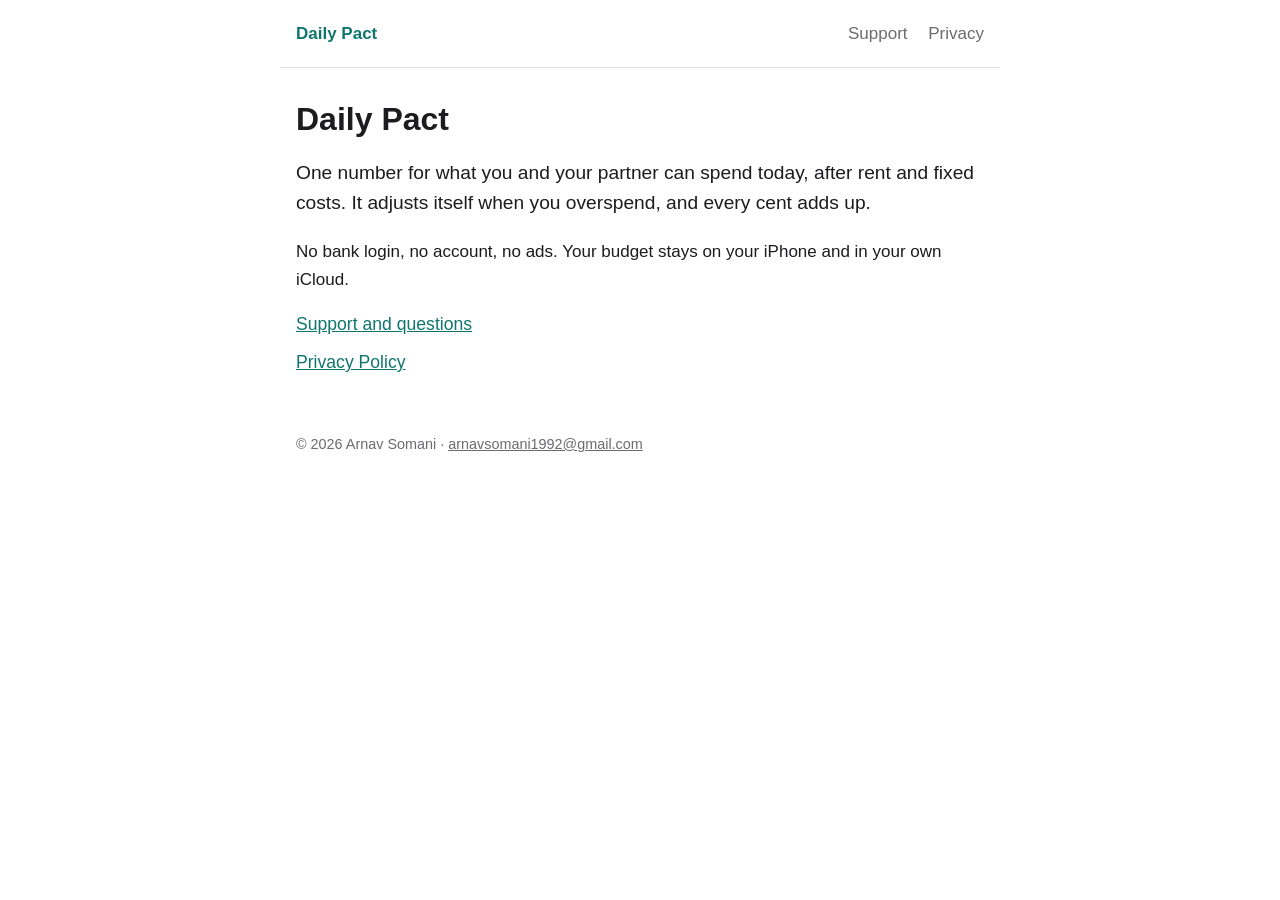
<file: index.html>
<!doctype html>
<html lang="en">
<head>
<meta charset="utf-8">
<meta name="viewport" content="width=device-width, initial-scale=1">
<title>Daily Pact</title>
<meta name="description" content="One shared number for what you can spend today, after rent and fixed costs.">
<link rel="stylesheet" href="style.css">
</head>
<body>
<header>
  <span class="brand">Daily Pact</span>
  <nav><a href="support.html">Support</a> <a href="privacy-policy.html">Privacy</a></nav>
</header>
<main>
<h1>Daily Pact</h1>
<p class="lead">One number for what you and your partner can spend today, after rent and fixed costs. It adjusts itself when you overspend, and every cent adds up.</p>
<p>No bank login, no account, no ads. Your budget stays on your iPhone and in your own iCloud.</p>
<ul class="links">
  <li><a href="support.html">Support and questions</a></li>
  <li><a href="privacy-policy.html">Privacy Policy</a></li>
</ul>
</main>
<footer>© 2026 Arnav Somani · <a href="mailto:arnavsomani1992@gmail.com">arnavsomani1992@gmail.com</a></footer>
</body>
</html>
</file>
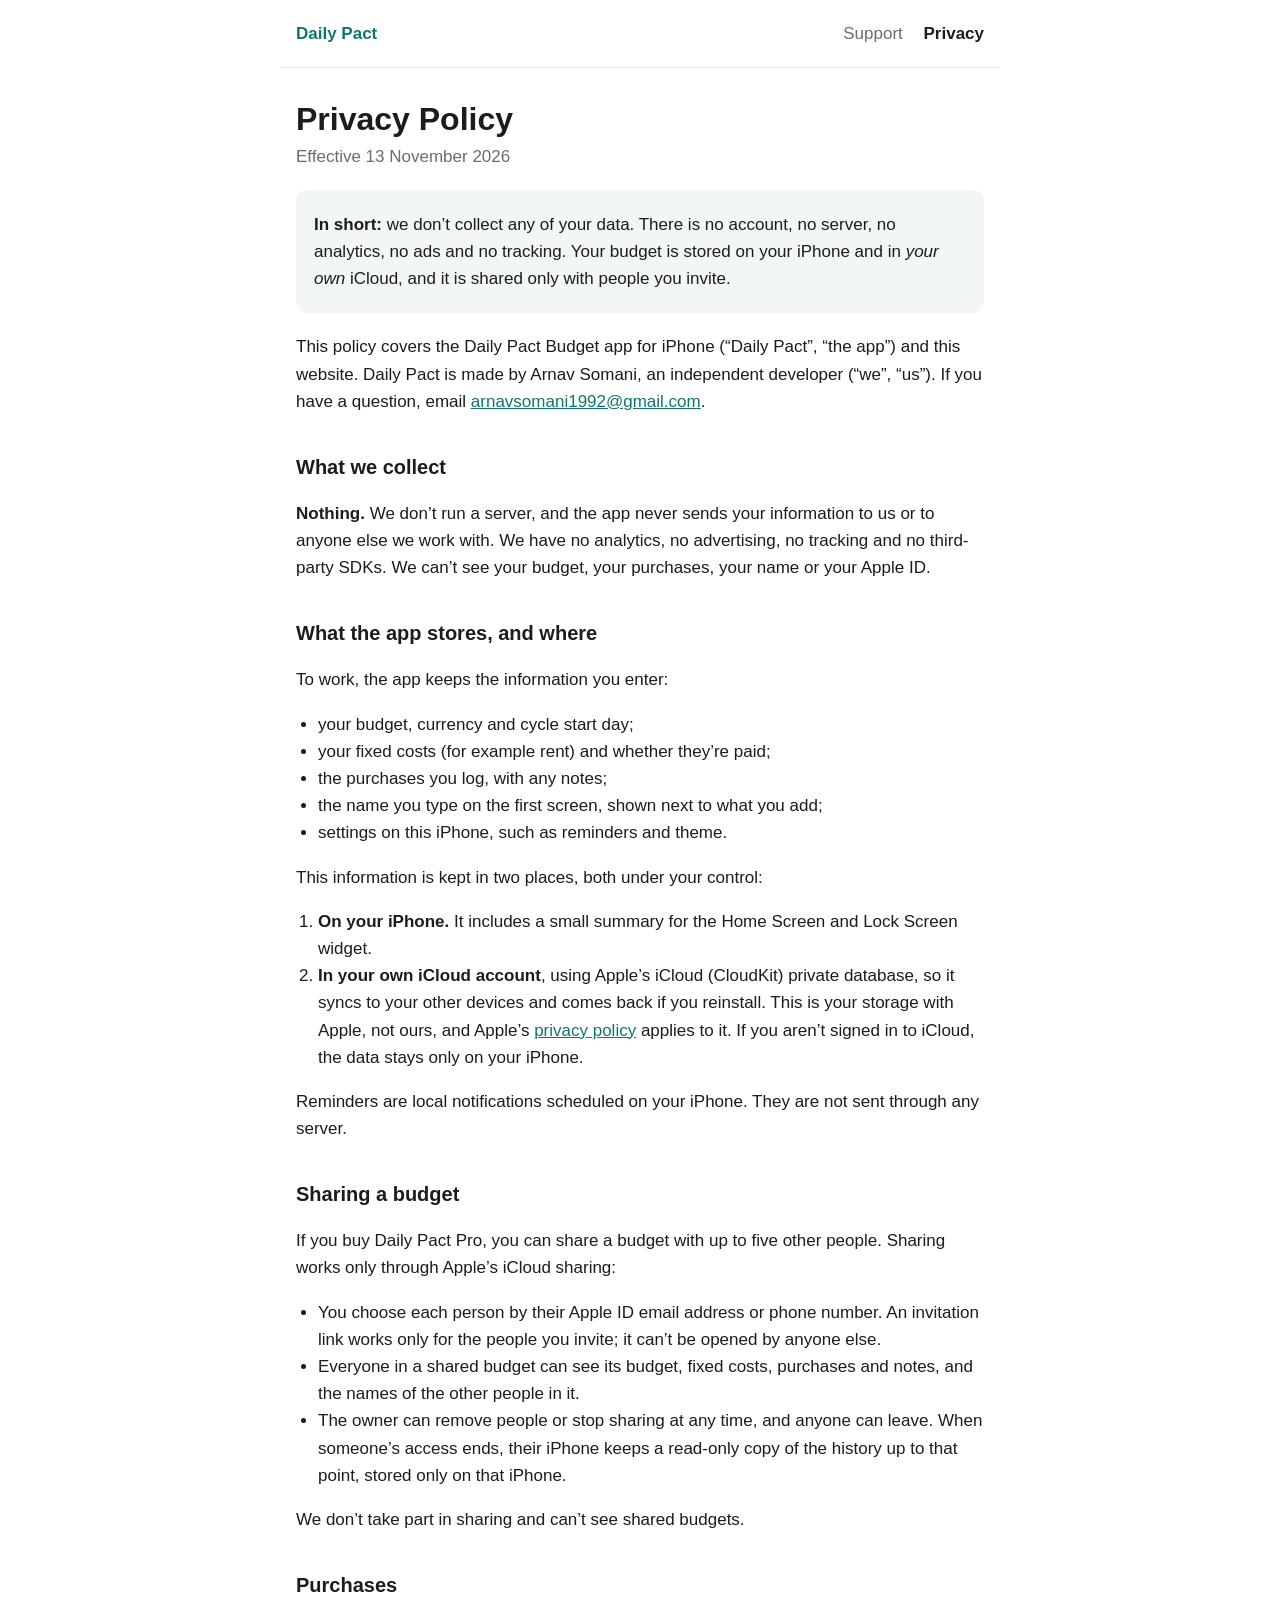
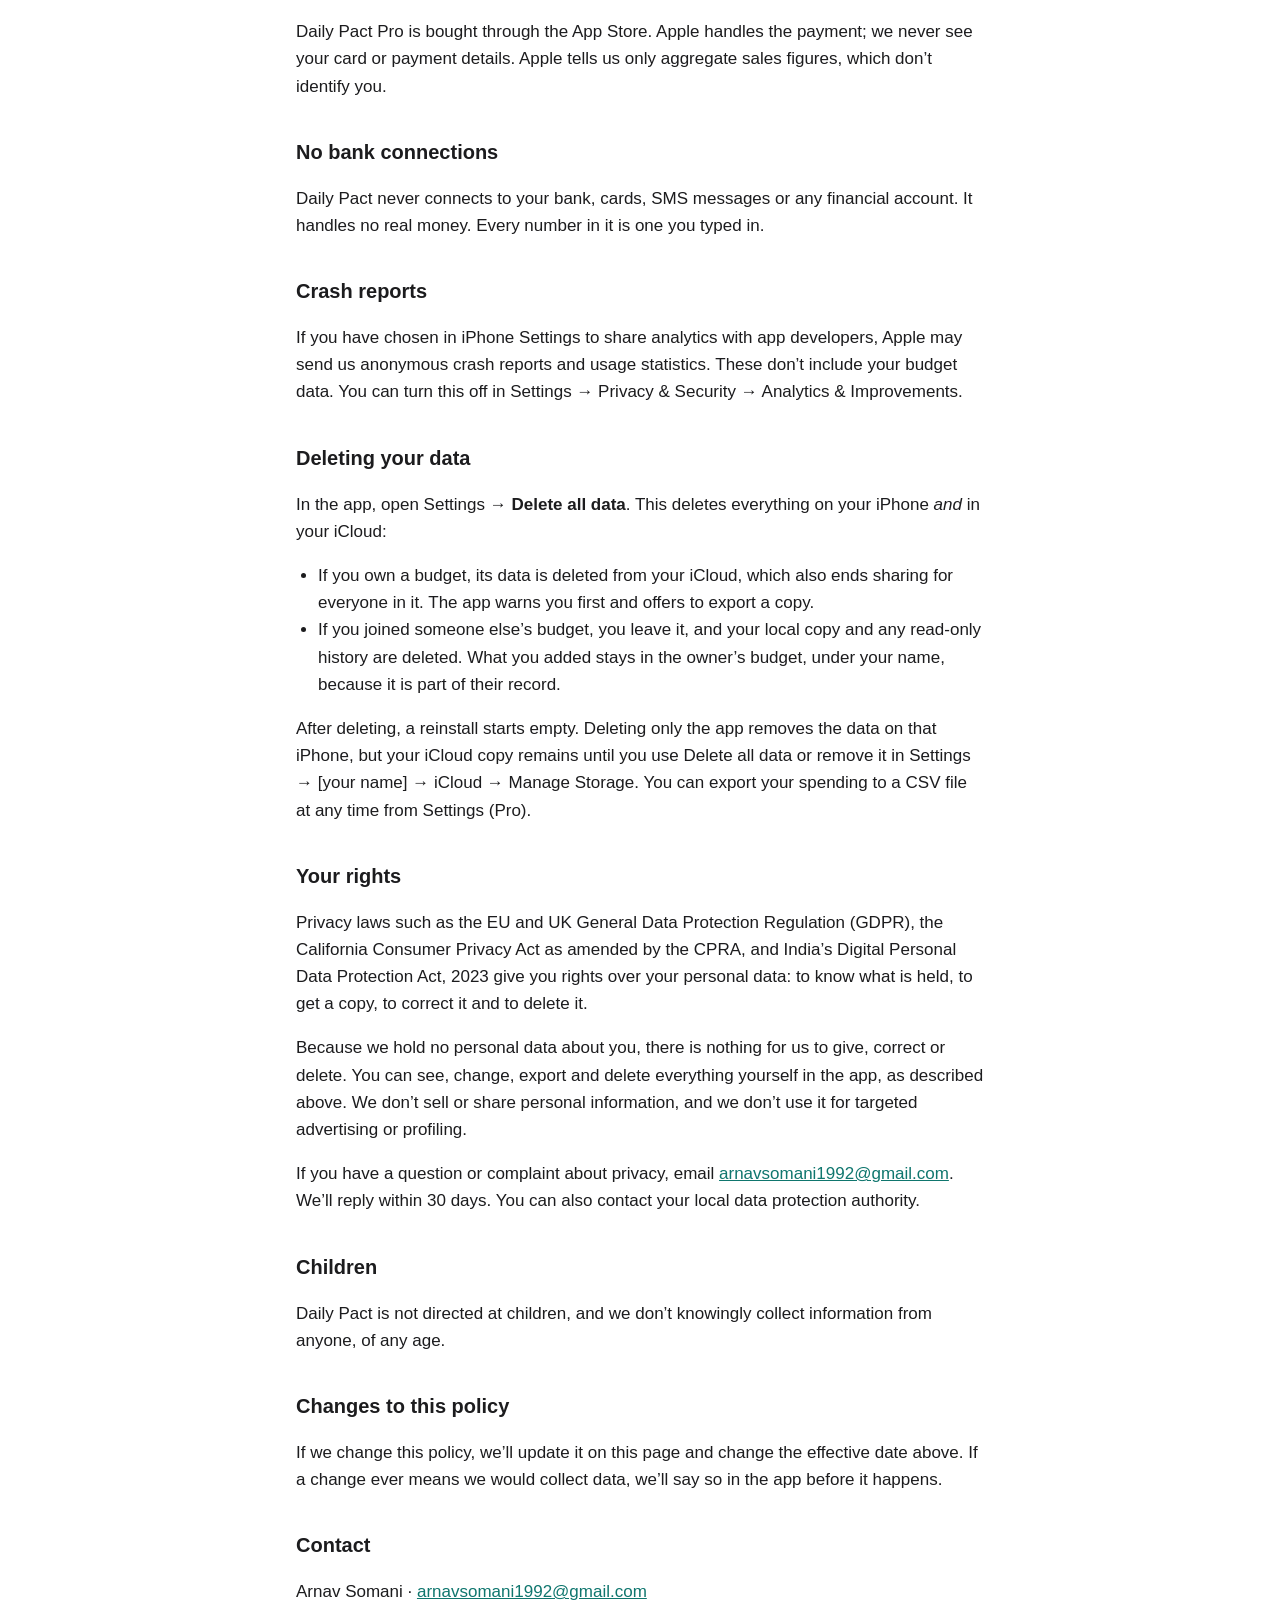
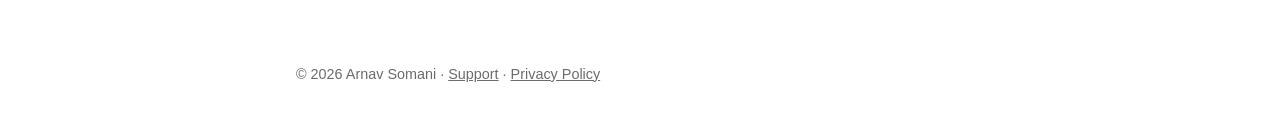
<file: privacy-policy.html>
<!doctype html>
<html lang="en">
<head>
<meta charset="utf-8">
<meta name="viewport" content="width=device-width, initial-scale=1">
<title>Privacy Policy – Daily Pact</title>
<meta name="description" content="Daily Pact collects no data. Your budget stays on your iPhone and in your own iCloud.">
<link rel="stylesheet" href="style.css">
</head>
<body>
<header>
  <a class="brand" href="index.html">Daily Pact</a>
  <nav><a href="support.html">Support</a> <a href="privacy-policy.html" aria-current="page">Privacy</a></nav>
</header>
<main>
<h1>Privacy Policy</h1>
<p class="meta">Effective 13 November 2026</p>

<div class="summary">
  <p><strong>In short:</strong> we don’t collect any of your data. There is no account, no server, no analytics, no ads and no tracking. Your budget is stored on your iPhone and in <em>your own</em> iCloud, and it is shared only with people you invite.</p>
</div>

<p>This policy covers the Daily Pact Budget app for iPhone (“Daily Pact”, “the app”) and this website. Daily Pact is made by Arnav Somani, an independent developer (“we”, “us”). If you have a question, email <a href="mailto:arnavsomani1992@gmail.com">arnavsomani1992@gmail.com</a>.</p>

<h2>What we collect</h2>
<p><strong>Nothing.</strong> We don’t run a server, and the app never sends your information to us or to anyone else we work with. We have no analytics, no advertising, no tracking and no third-party SDKs. We can’t see your budget, your purchases, your name or your Apple ID.</p>

<h2>What the app stores, and where</h2>
<p>To work, the app keeps the information you enter:</p>
<ul>
  <li>your budget, currency and cycle start day;</li>
  <li>your fixed costs (for example rent) and whether they’re paid;</li>
  <li>the purchases you log, with any notes;</li>
  <li>the name you type on the first screen, shown next to what you add;</li>
  <li>settings on this iPhone, such as reminders and theme.</li>
</ul>
<p>This information is kept in two places, both under your control:</p>
<ol>
  <li><strong>On your iPhone.</strong> It includes a small summary for the Home Screen and Lock Screen widget.</li>
  <li><strong>In your own iCloud account</strong>, using Apple’s iCloud (CloudKit) private database, so it syncs to your other devices and comes back if you reinstall. This is your storage with Apple, not ours, and Apple’s <a href="https://www.apple.com/legal/privacy/">privacy policy</a> applies to it. If you aren’t signed in to iCloud, the data stays only on your iPhone.</li>
</ol>
<p>Reminders are local notifications scheduled on your iPhone. They are not sent through any server.</p>

<h2>Sharing a budget</h2>
<p>If you buy Daily Pact Pro, you can share a budget with up to five other people. Sharing works only through Apple’s iCloud sharing:</p>
<ul>
  <li>You choose each person by their Apple ID email address or phone number. An invitation link works only for the people you invite; it can’t be opened by anyone else.</li>
  <li>Everyone in a shared budget can see its budget, fixed costs, purchases and notes, and the names of the other people in it.</li>
  <li>The owner can remove people or stop sharing at any time, and anyone can leave. When someone’s access ends, their iPhone keeps a read-only copy of the history up to that point, stored only on that iPhone.</li>
</ul>
<p>We don’t take part in sharing and can’t see shared budgets.</p>

<h2>Purchases</h2>
<p>Daily Pact Pro is bought through the App Store. Apple handles the payment; we never see your card or payment details. Apple tells us only aggregate sales figures, which don’t identify you.</p>

<h2>No bank connections</h2>
<p>Daily Pact never connects to your bank, cards, SMS messages or any financial account. It handles no real money. Every number in it is one you typed in.</p>

<h2>Crash reports</h2>
<p>If you have chosen in iPhone Settings to share analytics with app developers, Apple may send us anonymous crash reports and usage statistics. These don’t include your budget data. You can turn this off in Settings → Privacy &amp; Security → Analytics &amp; Improvements.</p>

<h2>Deleting your data</h2>
<p>In the app, open Settings → <strong>Delete all data</strong>. This deletes everything on your iPhone <em>and</em> in your iCloud:</p>
<ul>
  <li>If you own a budget, its data is deleted from your iCloud, which also ends sharing for everyone in it. The app warns you first and offers to export a copy.</li>
  <li>If you joined someone else’s budget, you leave it, and your local copy and any read-only history are deleted. What you added stays in the owner’s budget, under your name, because it is part of their record.</li>
</ul>
<p>After deleting, a reinstall starts empty. Deleting only the app removes the data on that iPhone, but your iCloud copy remains until you use Delete all data or remove it in Settings → [your name] → iCloud → Manage Storage. You can export your spending to a CSV file at any time from Settings (Pro).</p>

<h2>Your rights</h2>
<p>Privacy laws such as the EU and UK General Data Protection Regulation (GDPR), the California Consumer Privacy Act as amended by the CPRA, and India’s Digital Personal Data Protection Act, 2023 give you rights over your personal data: to know what is held, to get a copy, to correct it and to delete it.</p>
<p>Because we hold no personal data about you, there is nothing for us to give, correct or delete. You can see, change, export and delete everything yourself in the app, as described above. We don’t sell or share personal information, and we don’t use it for targeted advertising or profiling.</p>
<p>If you have a question or complaint about privacy, email <a href="mailto:arnavsomani1992@gmail.com">arnavsomani1992@gmail.com</a>. We’ll reply within 30 days. You can also contact your local data protection authority.</p>

<h2>Children</h2>
<p>Daily Pact is not directed at children, and we don’t knowingly collect information from anyone, of any age.</p>

<h2>Changes to this policy</h2>
<p>If we change this policy, we’ll update it on this page and change the effective date above. If a change ever means we would collect data, we’ll say so in the app before it happens.</p>

<h2>Contact</h2>
<p>Arnav Somani · <a href="mailto:arnavsomani1992@gmail.com">arnavsomani1992@gmail.com</a></p>
</main>
<footer>© 2026 Arnav Somani · <a href="support.html">Support</a> · <a href="privacy-policy.html">Privacy Policy</a></footer>
</body>
</html>
</file>
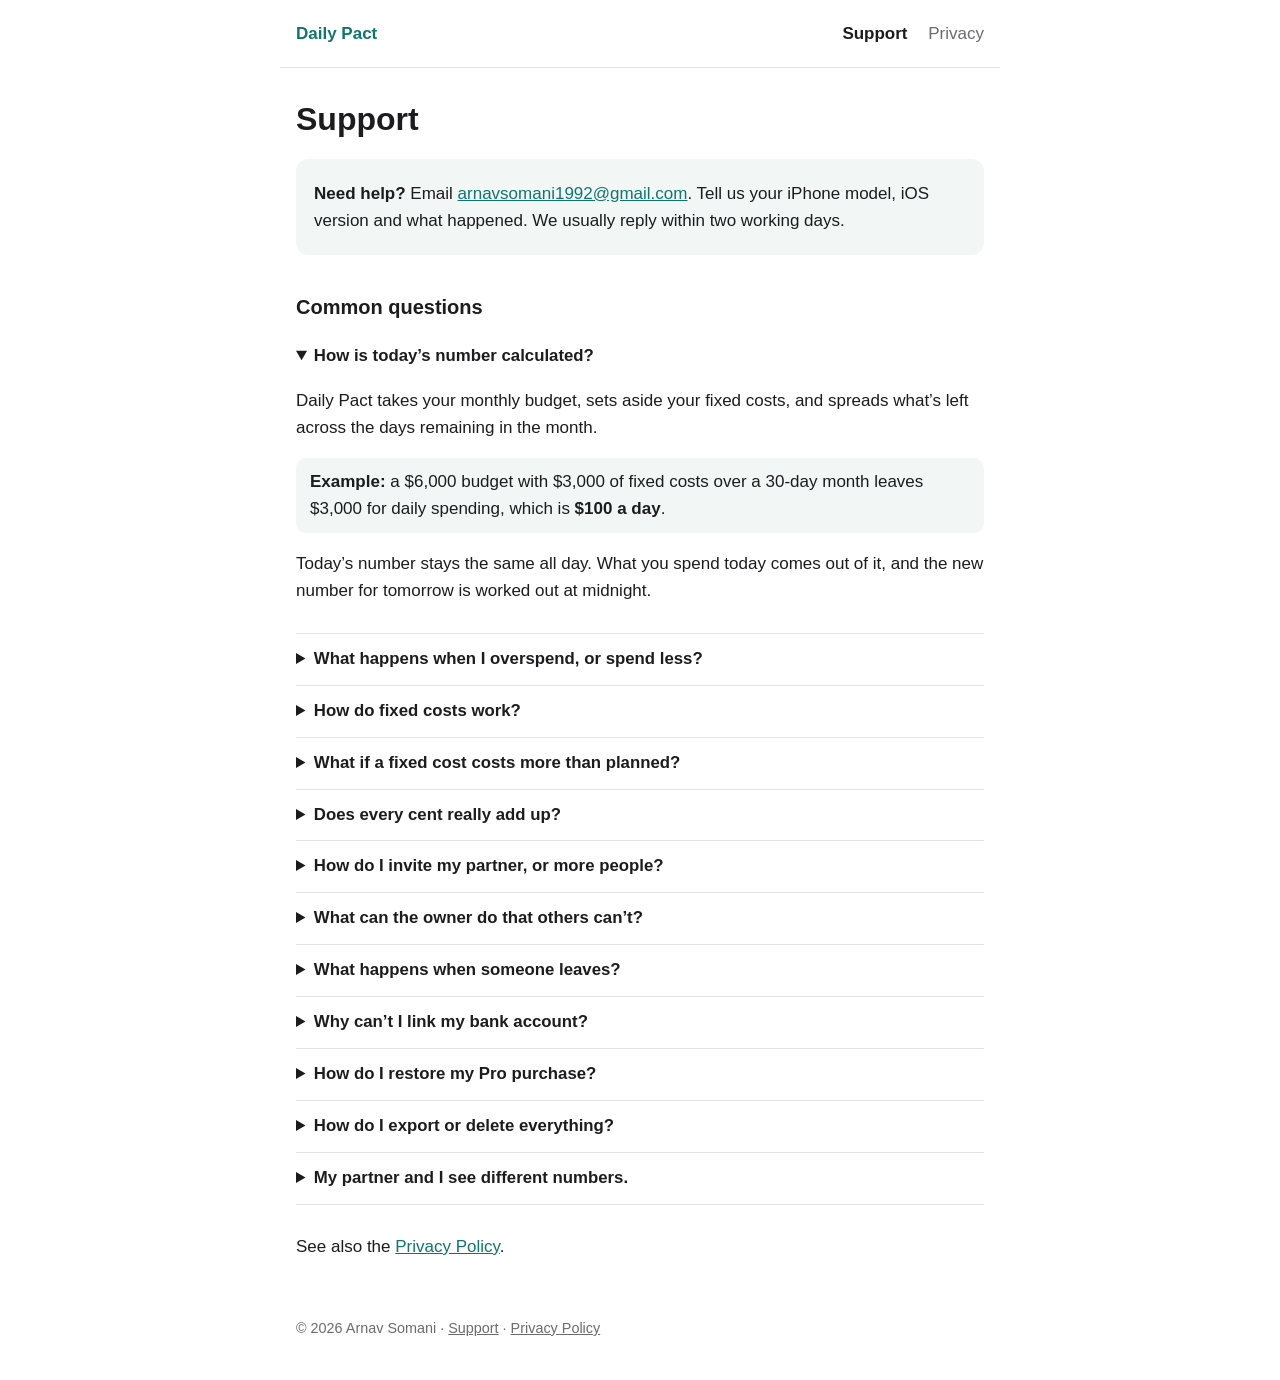
<file: support.html>
<!doctype html>
<html lang="en">
<head>
<meta charset="utf-8">
<meta name="viewport" content="width=device-width, initial-scale=1">
<title>Support – Daily Pact</title>
<meta name="description" content="Help with Daily Pact: how today's number works, fixed costs, sharing, purchases, export and deleting data.">
<link rel="stylesheet" href="style.css">
</head>
<body>
<header>
  <a class="brand" href="index.html">Daily Pact</a>
  <nav><a href="support.html" aria-current="page">Support</a> <a href="privacy-policy.html">Privacy</a></nav>
</header>
<main>
<h1>Support</h1>

<div class="summary">
  <p><strong>Need help?</strong> Email <a href="mailto:arnavsomani1992@gmail.com">arnavsomani1992@gmail.com</a>. Tell us your iPhone model, iOS version and what happened. We usually reply within two working days.</p>
</div>

<h2>Common questions</h2>

<details open>
<summary>How is today’s number calculated?</summary>
<p>Daily Pact takes your monthly budget, sets aside your fixed costs, and spreads what’s left across the days remaining in the month.</p>
<p class="example"><strong>Example:</strong> a $6,000 budget with $3,000 of fixed costs over a 30-day month leaves $3,000 for daily spending, which is <strong>$100 a day</strong>.</p>
<p>Today’s number stays the same all day. What you spend today comes out of it, and the new number for tomorrow is worked out at midnight.</p>
</details>

<details>
<summary>What happens when I overspend, or spend less?</summary>
<p>The difference spreads over the rest of the month automatically. In the example above, spending $160 on day 1 leaves $2,840 for 29 days, so each remaining day becomes <strong>$97.93</strong>. Spending only $40 leaves $2,960, so each day becomes <strong>$102.06</strong>.</p>
<p>If the money for daily spending runs out, today’s number shows 0 and the app tells you plainly how far over you are. It never shows a negative number. A new month starts fresh: leftovers and overspending don’t carry over.</p>
</details>

<details>
<summary>How do fixed costs work?</summary>
<p>Fixed costs are things you pay every month, such as rent, a cleaner or a phone plan. Their planned amounts are set aside before your daily number is worked out. Each month starts with every fixed cost Unpaid. You can:</p>
<ul>
  <li><strong>Mark paid:</strong> one tap pays the planned amount today. You can also enter a different amount or date.</li>
  <li><strong>Add part payment:</strong> record one installment at a time, for example “$1,500 of $2,500 paid”.</li>
  <li><strong>Skip this month:</strong> the planned amount goes back into daily spending for this month only.</li>
</ul>
<p>For a reminder at 9 am on the due date, turn on due-day reminders in Settings. Each fixed cost then has its own “Remind me on the due day” switch.</p>
</details>

<details>
<summary>What if a fixed cost costs more than planned?</summary>
<p>Enter the amount you actually paid. The extra is taken from daily spending and shared across the remaining days. For example, if the cleaner’s planned $400 is paid as $450, the extra $50 lowers each remaining day a little. If it costs less, the difference goes back into daily spending.</p>
</details>

<details>
<summary>Does every cent really add up?</summary>
<p>Yes. Each day’s number is rounded down to the cent (or your currency’s smallest unit), so the app never promises money that isn’t there, and the last day of the month gets exactly what’s left. “Where the money went”, on the home screen, shows a breakdown that always balances exactly.</p>
</details>

<details>
<summary>How do I invite my partner, or more people?</summary>
<p>Sharing is part of Daily Pact Pro. Only the person who bought Pro needs it: everyone they invite shares the budget for free.</p>
<ol>
  <li>Open Settings → Sharing → <strong>Invite partner</strong>.</li>
  <li>Choose how to send the invitation and pick the person by their Apple ID email or phone number.</li>
  <li>They open the link on their iPhone, with Daily Pact installed, and tap Join.</li>
</ol>
<p>A budget can be shared with up to 6 people, including you: a partner, family or roommates. Everyone needs to be signed in to iCloud. If someone already has their own budget, it’s saved to History when they join, and they can restore it if they leave.</p>
</details>

<details>
<summary>What can the owner do that others can’t?</summary>
<p>The owner is the person who created the budget and sent the invitations. Only the owner can change the budget amount, currency, time zone and start day; add, change or remove fixed costs; add money or set money aside; and invite or remove people.</p>
<p>Everyone can add, edit and delete purchases, and mark fixed costs paid or skipped, because anyone may be the one who pays the rent.</p>
</details>

<details>
<summary>What happens when someone leaves?</summary>
<p>Anyone can leave in Settings → Sharing → <strong>Leave this budget</strong>. What they added stays in the budget under their name, so the totals still add up. Their iPhone keeps a read-only copy of the history so far, in History.</p>
<p>The same happens if the owner removes someone, or uses <strong>Stop sharing for everyone</strong>.</p>
</details>

<details>
<summary>Why can’t I link my bank account?</summary>
<p>On purpose. Daily Pact works with the numbers you type in, so it never needs your bank login and never sees your accounts. That keeps your finances private and means there’s nothing to break when a bank changes its systems. Logging a purchase takes two taps: the amount, then Save.</p>
</details>

<details>
<summary>How do I restore my Pro purchase?</summary>
<p>Open Settings → <strong>Restore Purchases</strong>, or tap Restore Purchases on the Daily Pact Pro screen. Make sure you’re signed in to the App Store with the Apple ID you used to buy. Pro is a one-time purchase and works with Family Sharing. If Restore doesn’t find it, email us with the date of purchase. Don’t send your password.</p>
</details>

<details>
<summary>How do I export or delete everything?</summary>
<p><strong>Export:</strong> Settings → <strong>Export this month (CSV)</strong> (Pro) creates a spreadsheet file of your spending that opens in Numbers, Excel or Google Sheets.</p>
<p><strong>Delete:</strong> Settings → <strong>Delete all data</strong> deletes everything on your iPhone and in your iCloud. If you own a shared budget, this also ends sharing for everyone, so the app warns you and offers to export first. If you joined someone else’s budget, you leave it. After deleting, a reinstall starts empty.</p>
<p>Deleting only the app does not delete your iCloud copy. If you own a shared budget, it keeps working for the others until you reinstall and delete it, or stop sharing.</p>
</details>

<details>
<summary>My partner and I see different numbers.</summary>
<p>Both iPhones need to be online and signed in to iCloud. Changes usually arrive within a few seconds. Open the app on both phones and wait a moment. If it still differs, check that iCloud is allowed for Daily Pact on both phones: iPhone Settings → [your name] → iCloud → Saved to iCloud → See All, then email us.</p>
</details>

<p class="more">See also the <a href="privacy-policy.html">Privacy Policy</a>.</p>
</main>
<footer>© 2026 Arnav Somani · <a href="support.html">Support</a> · <a href="privacy-policy.html">Privacy Policy</a></footer>
</body>
</html>
</file>
<file: style.css>
:root {
  --bg: #ffffff; --text: #1c1c1e; --muted: #6b6b70; --accent: #0f766e;
  --card: #f2f7f6; --line: #e3e3e6;
  color-scheme: light dark;
}
@media (prefers-color-scheme: dark) {
  :root { --bg: #111113; --text: #f2f2f4; --muted: #a1a1a8; --accent: #5ec4b6; --card: #1b2523; --line: #2c2c30; }
}
* { box-sizing: border-box; }
body {
  margin: 0; background: var(--bg); color: var(--text);
  font: 17px/1.6 -apple-system, BlinkMacSystemFont, "Segoe UI", Roboto, Helvetica, Arial, sans-serif;
  -webkit-text-size-adjust: 100%;
}
header, main, footer { max-width: 720px; margin: 0 auto; padding: 0 16px; }
header { display: flex; justify-content: space-between; align-items: center; padding-top: 20px; padding-bottom: 20px; border-bottom: 1px solid var(--line); }
.brand { font-weight: 700; color: var(--accent); text-decoration: none; }
nav a { margin-left: 16px; color: var(--muted); text-decoration: none; }
nav a[aria-current="page"] { color: var(--text); font-weight: 600; }
a { color: var(--accent); }
h1 { font-size: 2rem; line-height: 1.2; margin: 32px 0 4px; }
h2 { font-size: 1.25rem; margin: 36px 0 8px; }
.meta { color: var(--muted); margin: 0 0 20px; }
.lead { font-size: 1.2rem; }
.summary { background: var(--card); border-radius: 12px; padding: 4px 18px; margin: 20px 0; }
.example { background: var(--card); border-radius: 10px; padding: 10px 14px; }
details { border-bottom: 1px solid var(--line); padding: 12px 0; }
summary { cursor: pointer; font-weight: 600; font-size: 1.05rem; }
details[open] summary { margin-bottom: 4px; }
ul, ol { padding-left: 22px; }
.links { list-style: none; padding: 0; }
.links li { margin: 10px 0; font-size: 1.1rem; }
.more { margin-top: 28px; }
footer { color: var(--muted); font-size: 0.9rem; padding-top: 40px; padding-bottom: 40px; }
footer a { color: var(--muted); }
</file>
